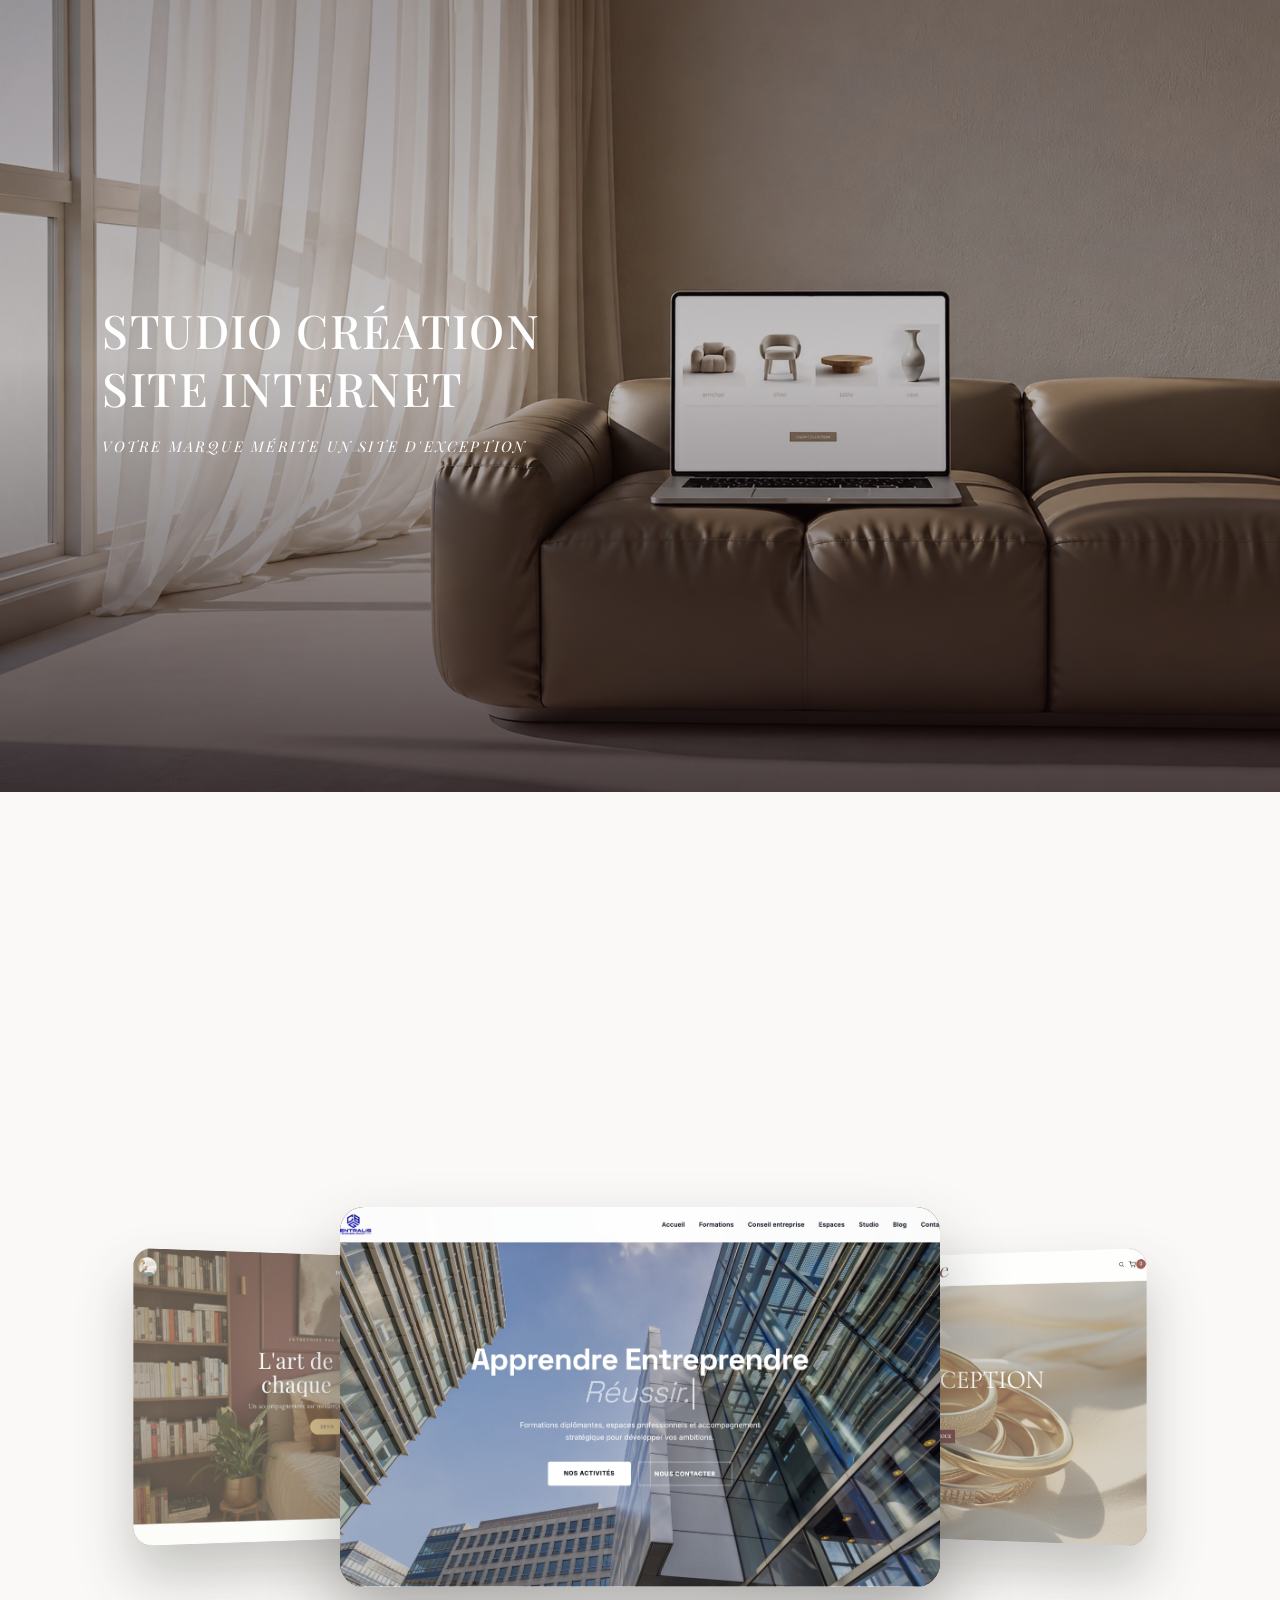
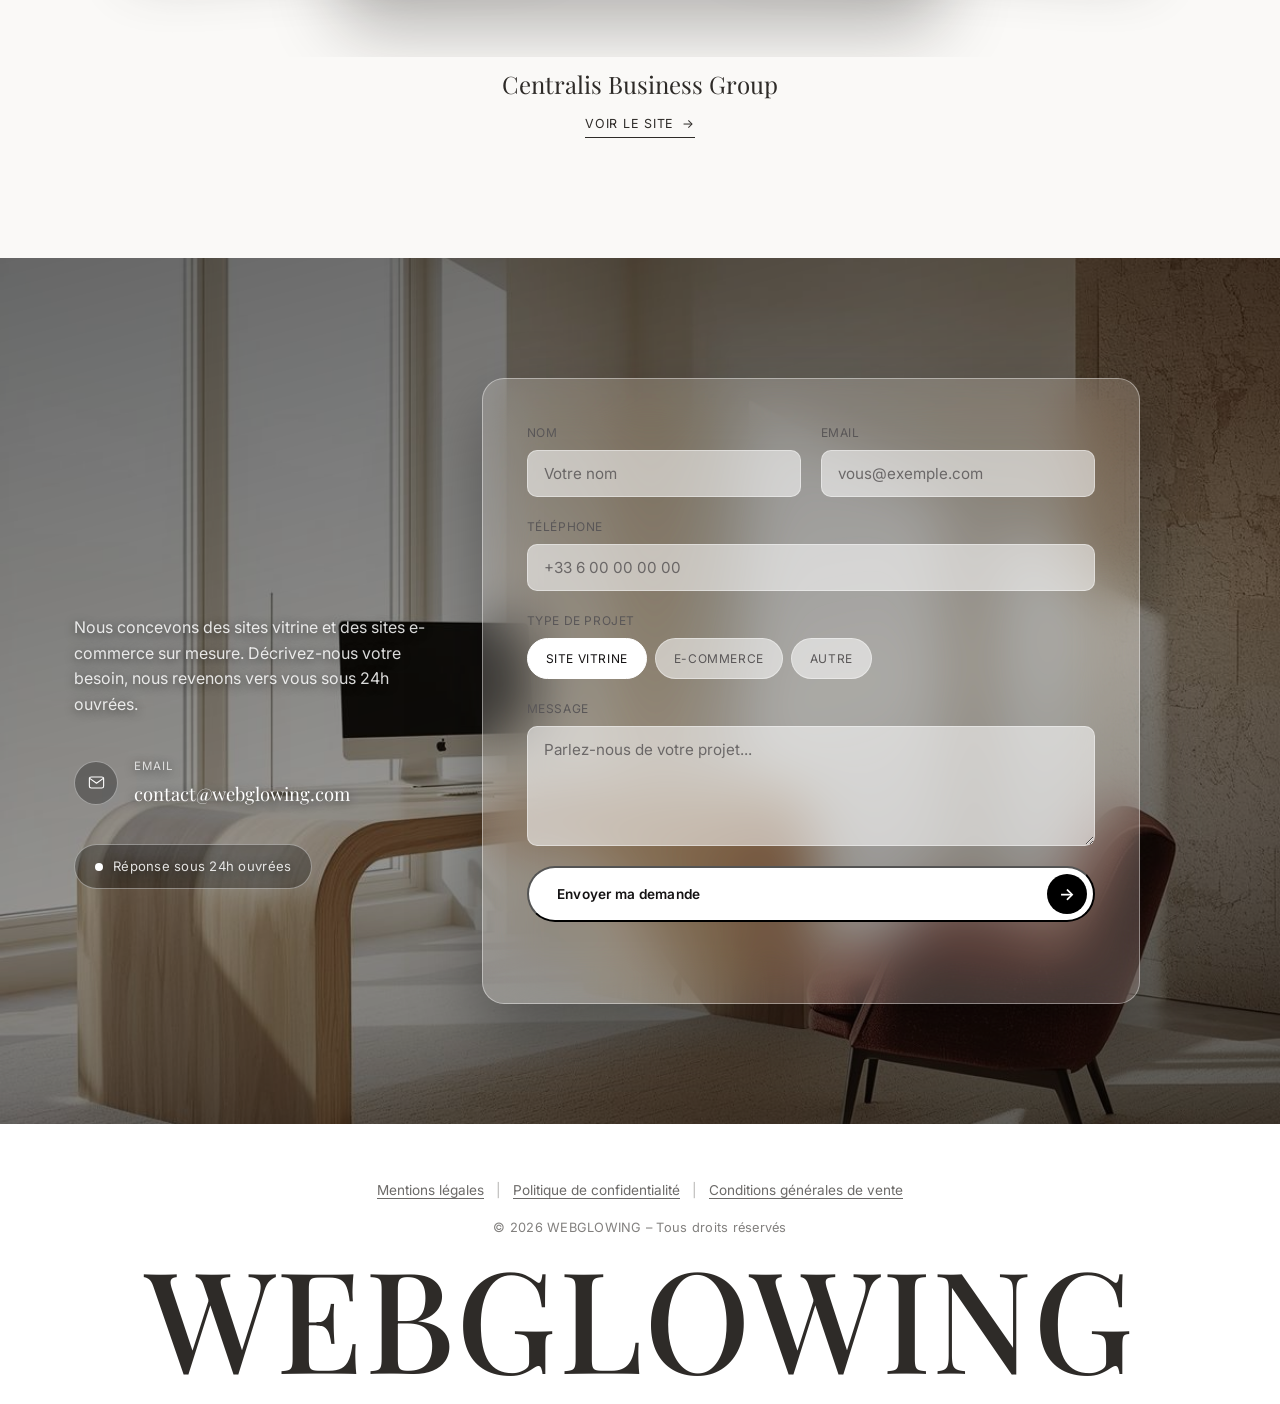
<file: index.html>
<!DOCTYPE html>
<html lang="fr">
<head>
<meta charset="UTF-8">
<meta name="viewport" content="width=device-width, initial-scale=1.0">
<title>Web Glowing — Création de sites internet</title>
<meta name="description" content="Web Glowing conçoit des sites web modernes, rapides et sur mesure pour les entreprises qui veulent briller en ligne.">
<link rel="icon" href="data:image/svg+xml,<svg xmlns=%22http://www.w3.org/2000/svg%22 viewBox=%220 0 100 100%22><rect width=%22100%22 height=%22100%22 rx=%2220%22 fill=%22%236a1f2b%22/><text x=%2250%22 y=%2266%22 font-size=%2255%22 fill=%22white%22 text-anchor=%22middle%22 font-family=%22serif%22>W</text></svg>">
<link rel="preconnect" href="https://fonts.googleapis.com">
<link rel="preconnect" href="https://fonts.gstatic.com" crossorigin>
<link href="https://fonts.googleapis.com/css2?family=Playfair+Display:wght@500;600;700&family=Inter:wght@400;500;600&display=swap" rel="stylesheet">
<link rel="stylesheet" href="style.css">
</head>
<body>

<div class="page-intro" id="pageIntro" aria-hidden="true">
  <div class="page-intro-panel page-intro-panel-left"></div>
  <div class="page-intro-panel page-intro-panel-right"></div>
  <div class="page-intro-logo">
    <img src="assets/logo-intro.png" alt="Web Glowing">
  </div>
  <div class="page-intro-progress">
    <span class="page-intro-progress-bar"></span>
  </div>
</div>

<main id="top">

  <section class="hero">
    <div class="hero-inner">
      <h1>Studio création<br class="hero-linebreak"> site internet</h1>
      <p class="hero-lead">Votre marque mérite un site d'exception</p>
    </div>
  </section>

  <section id="portfolio" class="section portfolio">
    <div class="container">
      <p class="section-eyebrow">Nos derniers projets</p>
      <h2 class="section-title"><span class="title-write">Portfolio</span></h2>

      <div class="carousel-stage">
        <div class="carousel-3d" id="portfolioCarousel">
          <a class="carousel-card" data-i="0" href="https://centralisbusinessgroup.com" target="_blank" rel="noopener">
            <img src="assets/centralis-card.jpg" alt="Centralis Business Group" loading="lazy">
          </a>
          <a class="carousel-card" data-i="1" href="https://www.emma-d.webdesignies.fr" target="_blank" rel="noopener">
            <img src="assets/sehene-card.jpg" alt="Sehene" loading="lazy">
          </a>
          <a class="carousel-card" data-i="2" href="https://www.universdessoeurs.fr/" target="_blank" rel="noopener">
            <img src="assets/soeurs-card.jpg" alt="Univers des sœurs" loading="lazy">
          </a>
          <div class="carousel-card" data-i="3">
            <img src="assets/oummy-card.jpg" alt="Une Oummy qui bricole" loading="lazy">
          </div>
        </div>
      </div>
      <div class="carousel-caption">
        <span class="carousel-caption-name" id="carouselName">Centralis Business Group</span>
        <span class="carousel-caption-link" id="carouselLink">Voir le site <span>→</span></span>
      </div>
    </div>
  </section>

  <section id="contact" class="section contact">
    <div class="container">
      <div class="contact-grid">
        <div class="contact-info">
          <p class="section-eyebrow">Contact</p>
          <h2 class="section-title">Parlons de votre projet</h2>
          <p class="contact-lead">Nous concevons des sites vitrine et des sites e-commerce sur mesure. Décrivez-nous votre besoin, nous revenons vers vous sous 24h ouvrées.</p>

          <ul class="contact-details">
            <li>
              <span class="contact-details-icon" aria-hidden="true">
                <svg viewBox="0 0 24 24" fill="none"><path d="M3 6.5 12 13l9-6.5" stroke="currentColor" stroke-width="1.4" stroke-linecap="round" stroke-linejoin="round"/><rect x="3" y="5" width="18" height="14" rx="2.4" stroke="currentColor" stroke-width="1.4"/></svg>
              </span>
              <div>
                <span class="contact-details-label">Email</span>
                <a href="mailto:contact@webglowing.com">contact@webglowing.com</a>
              </div>
            </li>
          </ul>

          <div class="contact-badge">
            <span class="contact-badge-dot" aria-hidden="true"></span>
            Réponse sous 24h ouvrées
          </div>
        </div>

        <div class="contact-card">
          <form class="contact-form" id="contactForm" action="contact-handler.php" method="POST">
            <input type="text" name="website" class="form-honeypot" tabindex="-1" autocomplete="off" aria-hidden="true">
            <div class="form-row">
              <div class="form-field">
                <label for="name">Nom</label>
                <input type="text" id="name" name="name" required autocomplete="name" placeholder="Votre nom">
              </div>
              <div class="form-field">
                <label for="email">Email</label>
                <input type="email" id="email" name="email" required autocomplete="email" placeholder="vous@exemple.com">
              </div>
            </div>
            <div class="form-field">
              <label for="phone">Téléphone</label>
              <input type="tel" id="phone" name="phone" autocomplete="tel" placeholder="+33 6 00 00 00 00">
            </div>
            <div class="form-field">
              <label>Type de projet</label>
              <div class="pill-group" role="radiogroup" aria-label="Type de projet">
                <input type="radio" id="budget-vitrine" name="budget" value="Site vitrine" checked>
                <label for="budget-vitrine" class="pill-option">Site vitrine</label>
                <input type="radio" id="budget-ecommerce" name="budget" value="E-commerce">
                <label for="budget-ecommerce" class="pill-option">E-commerce</label>
                <input type="radio" id="budget-autre" name="budget" value="Autre">
                <label for="budget-autre" class="pill-option">Autre</label>
              </div>
            </div>
            <div class="form-field">
              <label for="message">Message</label>
              <textarea id="message" name="message" rows="4" required placeholder="Parlez-nous de votre projet..."></textarea>
            </div>
            <button type="submit" class="btn-hero btn-hero-block">
              <span>Envoyer ma demande</span>
              <span class="btn-hero-arrow">→</span>
            </button>
            <p class="form-note" id="formNote"></p>
          </form>
        </div>
      </div>
    </div>
  </section>

</main>

<footer class="site-footer">
  <div class="container">
    <div class="footer-links">
      <a href="mentions-legales.html">Mentions légales</a>
      <span>|</span>
      <a href="politique-confidentialite.html">Politique de confidentialité</a>
      <span>|</span>
      <a href="conditions-generales-de-vente.html">Conditions générales de vente</a>
    </div>
    <p class="footer-copy">© <span id="year"></span> WEBGLOWING – Tous droits réservés</p>
  </div>
  <div class="footer-wordmark" aria-hidden="true">WEBGLOWING</div>
</footer>

<script src="script.js"></script>
</body>
</html>
</file>
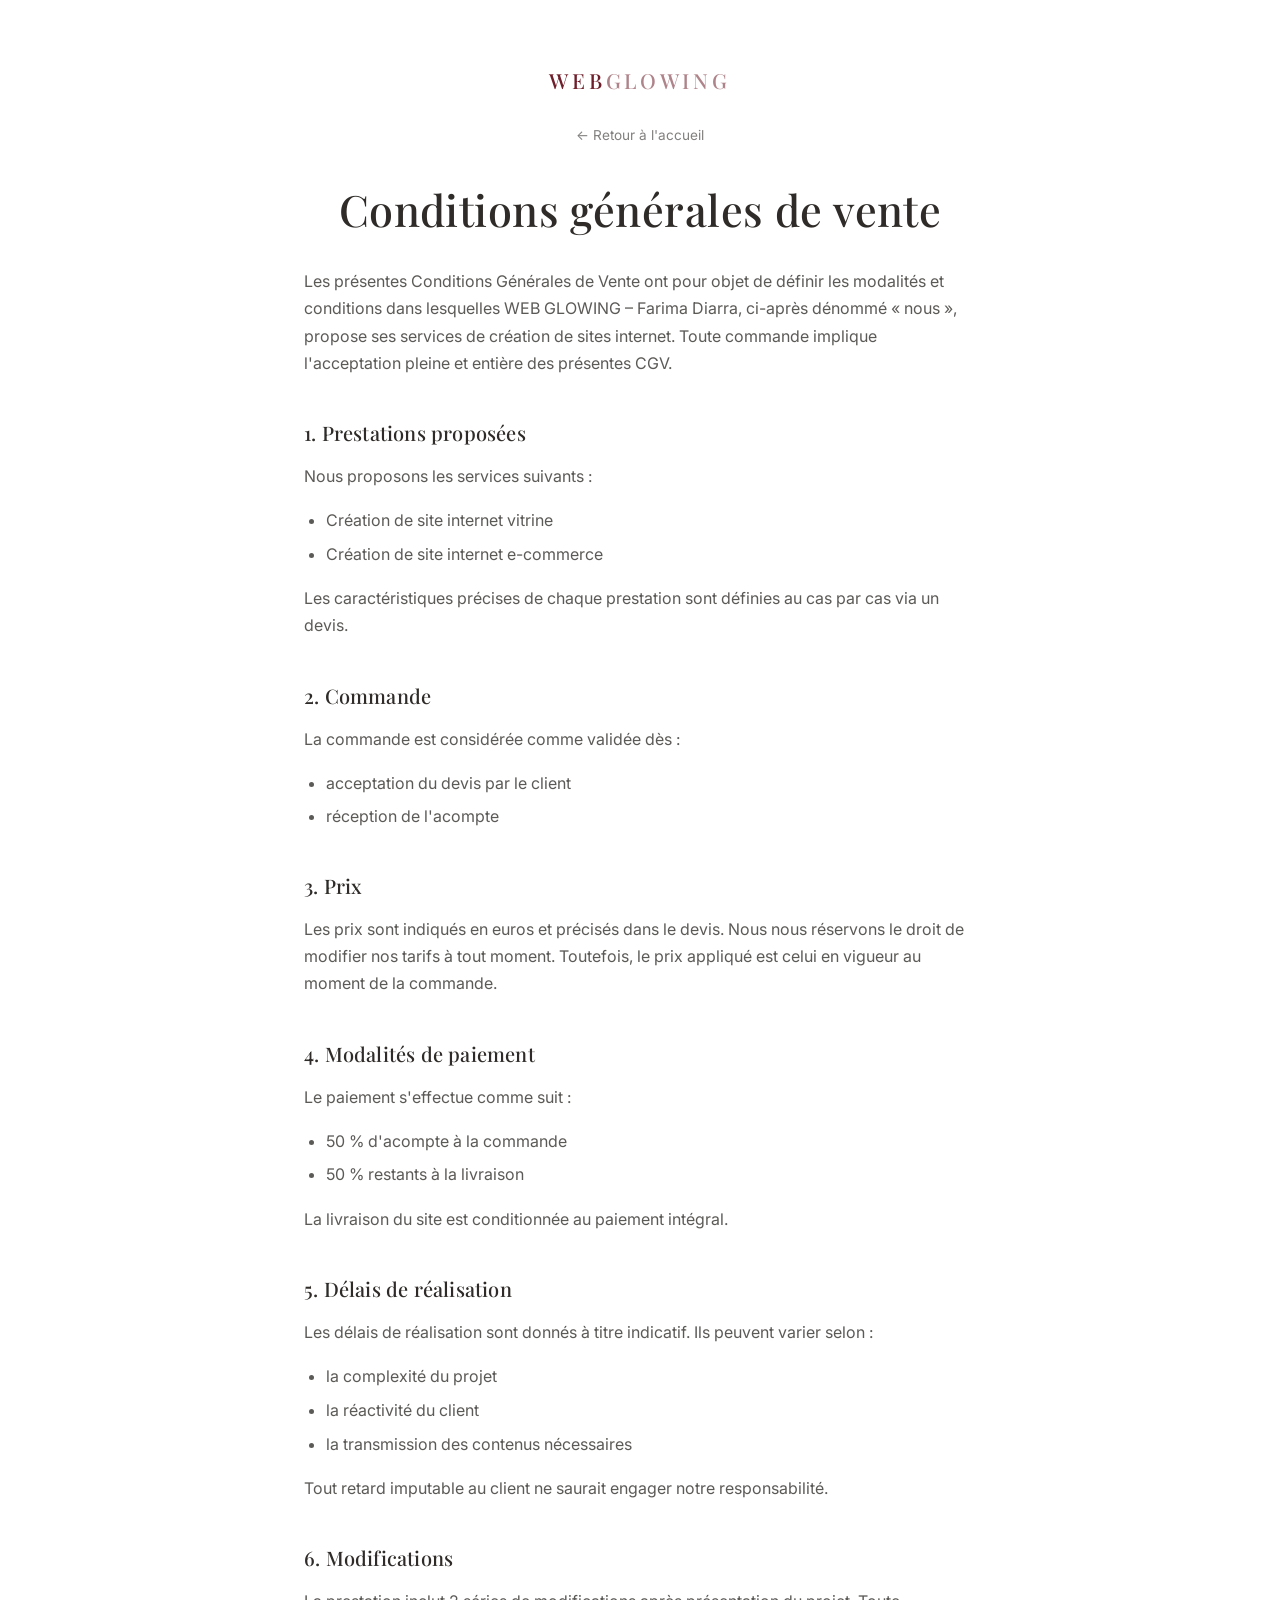
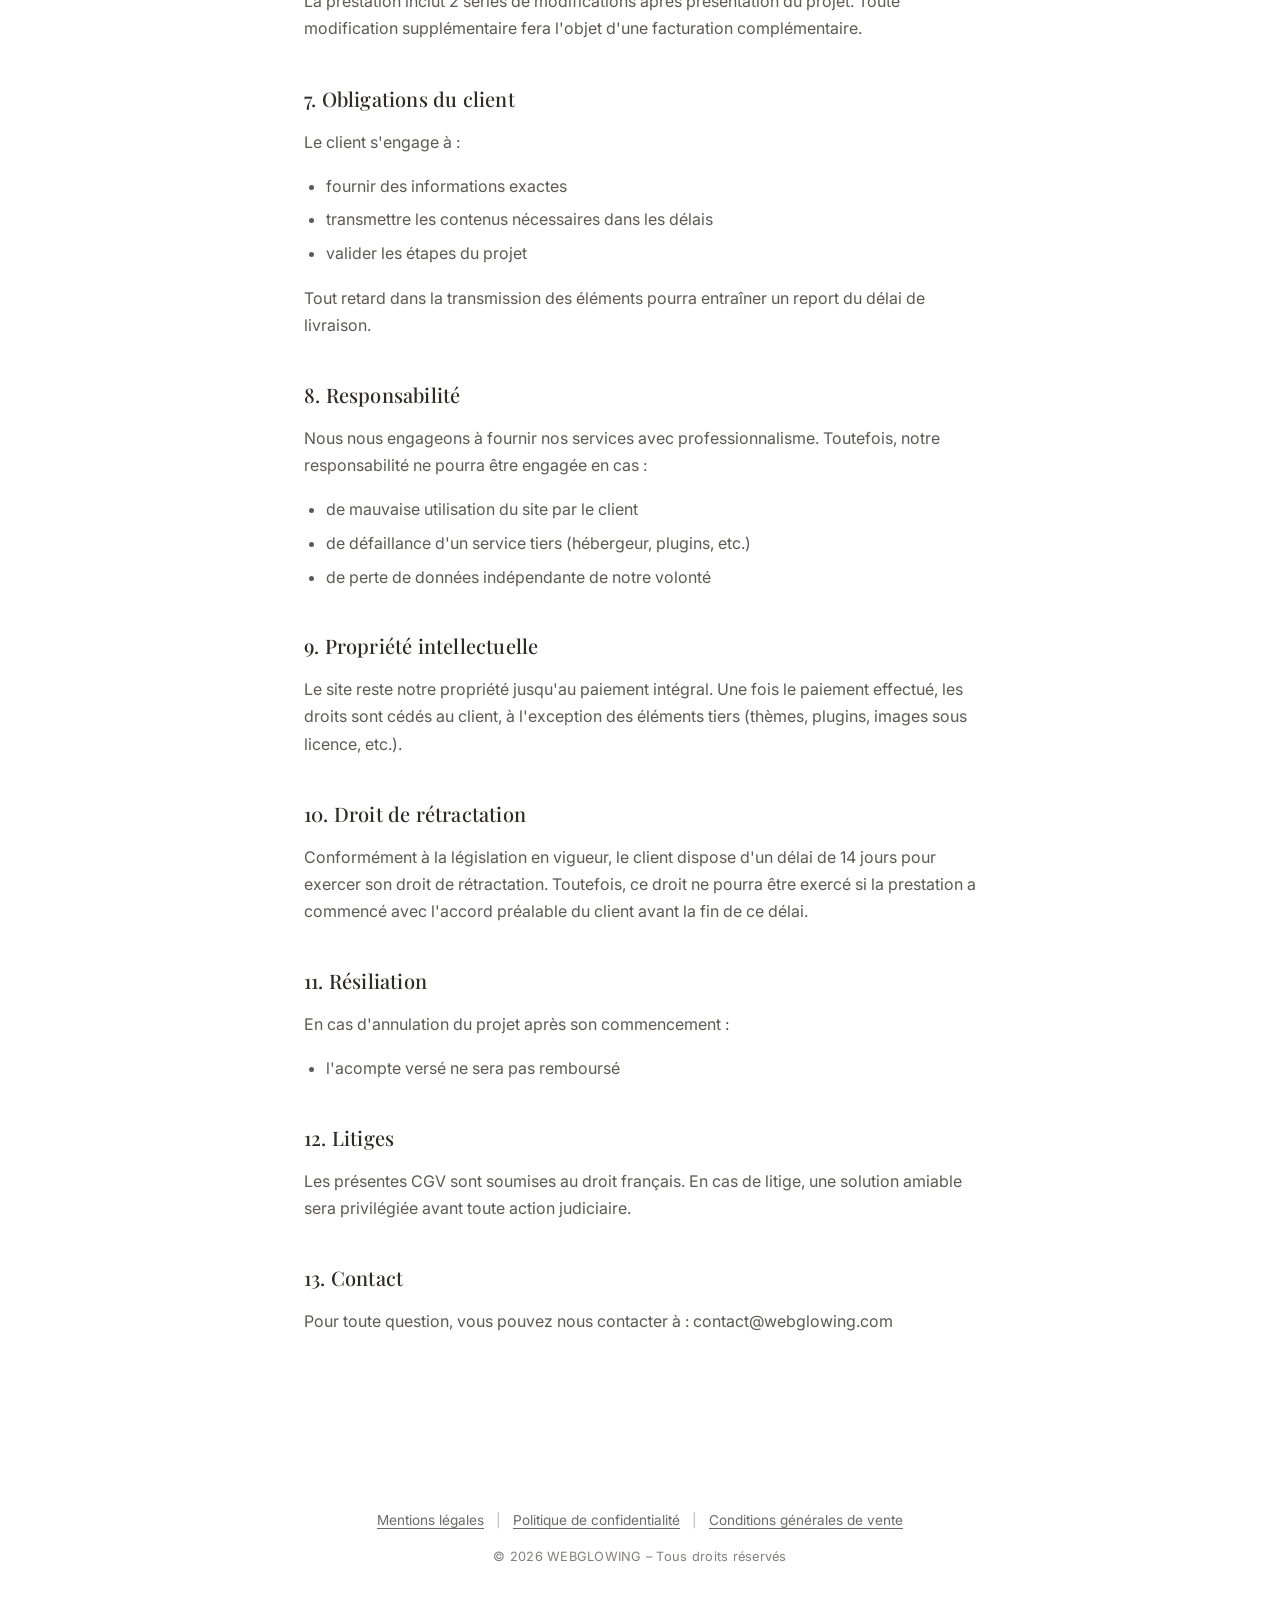
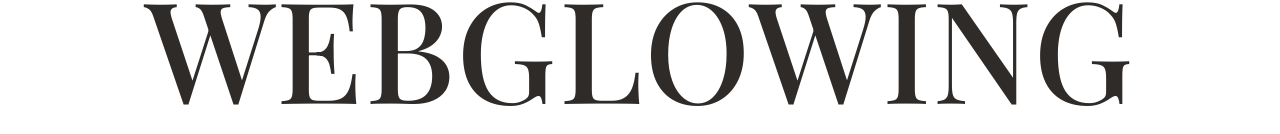
<file: conditions-generales-de-vente.html>
<!DOCTYPE html>
<html lang="fr">
<head>
<meta charset="UTF-8">
<meta name="viewport" content="width=device-width, initial-scale=1.0">
<title>Conditions générales de vente — Web Glowing</title>
<meta name="description" content="Conditions générales de vente du site Web Glowing.">
<link rel="icon" href="data:image/svg+xml,<svg xmlns=%22http://www.w3.org/2000/svg%22 viewBox=%220 0 100 100%22><rect width=%22100%22 height=%22100%22 rx=%2220%22 fill=%22%236a1f2b%22/><text x=%2250%22 y=%2266%22 font-size=%2255%22 fill=%22white%22 text-anchor=%22middle%22 font-family=%22serif%22>W</text></svg>">
<link rel="preconnect" href="https://fonts.googleapis.com">
<link rel="preconnect" href="https://fonts.gstatic.com" crossorigin>
<link href="https://fonts.googleapis.com/css2?family=Playfair+Display:wght@500;600;700&family=Inter:wght@400;500;600&display=swap" rel="stylesheet">
<link rel="stylesheet" href="style.css">
</head>
<body class="legal-page">

<main>
  <section class="legal-hero">
    <div class="container">
      <a href="index.html#top" class="logo">WEB<span>GLOWING</span></a>
      <a href="index.html" class="legal-back">← Retour à l'accueil</a>
      <h1>Conditions générales de vente</h1>
    </div>
  </section>

  <div class="container legal-content">
    <p>Les présentes Conditions Générales de Vente ont pour objet de définir les modalités et conditions dans lesquelles WEB GLOWING – Farima Diarra, ci-après dénommé « nous », propose ses services de création de sites internet. Toute commande implique l'acceptation pleine et entière des présentes CGV.</p>

    <h2>1. Prestations proposées</h2>
    <p>Nous proposons les services suivants :</p>
    <ul>
      <li>Création de site internet vitrine</li>
      <li>Création de site internet e-commerce</li>
    </ul>
    <p>Les caractéristiques précises de chaque prestation sont définies au cas par cas via un devis.</p>

    <h2>2. Commande</h2>
    <p>La commande est considérée comme validée dès :</p>
    <ul>
      <li>acceptation du devis par le client</li>
      <li>réception de l'acompte</li>
    </ul>

    <h2>3. Prix</h2>
    <p>Les prix sont indiqués en euros et précisés dans le devis. Nous nous réservons le droit de modifier nos tarifs à tout moment. Toutefois, le prix appliqué est celui en vigueur au moment de la commande.</p>

    <h2>4. Modalités de paiement</h2>
    <p>Le paiement s'effectue comme suit :</p>
    <ul>
      <li>50 % d'acompte à la commande</li>
      <li>50 % restants à la livraison</li>
    </ul>
    <p>La livraison du site est conditionnée au paiement intégral.</p>

    <h2>5. Délais de réalisation</h2>
    <p>Les délais de réalisation sont donnés à titre indicatif. Ils peuvent varier selon :</p>
    <ul>
      <li>la complexité du projet</li>
      <li>la réactivité du client</li>
      <li>la transmission des contenus nécessaires</li>
    </ul>
    <p>Tout retard imputable au client ne saurait engager notre responsabilité.</p>

    <h2>6. Modifications</h2>
    <p>La prestation inclut 2 séries de modifications après présentation du projet. Toute modification supplémentaire fera l'objet d'une facturation complémentaire.</p>

    <h2>7. Obligations du client</h2>
    <p>Le client s'engage à :</p>
    <ul>
      <li>fournir des informations exactes</li>
      <li>transmettre les contenus nécessaires dans les délais</li>
      <li>valider les étapes du projet</li>
    </ul>
    <p>Tout retard dans la transmission des éléments pourra entraîner un report du délai de livraison.</p>

    <h2>8. Responsabilité</h2>
    <p>Nous nous engageons à fournir nos services avec professionnalisme. Toutefois, notre responsabilité ne pourra être engagée en cas :</p>
    <ul>
      <li>de mauvaise utilisation du site par le client</li>
      <li>de défaillance d'un service tiers (hébergeur, plugins, etc.)</li>
      <li>de perte de données indépendante de notre volonté</li>
    </ul>

    <h2>9. Propriété intellectuelle</h2>
    <p>Le site reste notre propriété jusqu'au paiement intégral. Une fois le paiement effectué, les droits sont cédés au client, à l'exception des éléments tiers (thèmes, plugins, images sous licence, etc.).</p>

    <h2>10. Droit de rétractation</h2>
    <p>Conformément à la législation en vigueur, le client dispose d'un délai de 14 jours pour exercer son droit de rétractation. Toutefois, ce droit ne pourra être exercé si la prestation a commencé avec l'accord préalable du client avant la fin de ce délai.</p>

    <h2>11. Résiliation</h2>
    <p>En cas d'annulation du projet après son commencement :</p>
    <ul>
      <li>l'acompte versé ne sera pas remboursé</li>
    </ul>

    <h2>12. Litiges</h2>
    <p>Les présentes CGV sont soumises au droit français. En cas de litige, une solution amiable sera privilégiée avant toute action judiciaire.</p>

    <h2>13. Contact</h2>
    <p>Pour toute question, vous pouvez nous contacter à : contact@webglowing.com</p>
  </div>
</main>

<footer class="site-footer">
  <div class="container">
    <div class="footer-links">
      <a href="mentions-legales.html">Mentions légales</a>
      <span>|</span>
      <a href="politique-confidentialite.html">Politique de confidentialité</a>
      <span>|</span>
      <a href="conditions-generales-de-vente.html">Conditions générales de vente</a>
    </div>
    <p class="footer-copy">© <span id="year"></span> WEBGLOWING – Tous droits réservés</p>
  </div>
  <div class="footer-wordmark" aria-hidden="true">WEBGLOWING</div>
</footer>

<script src="script.js"></script>
</body>
</html>
</file>
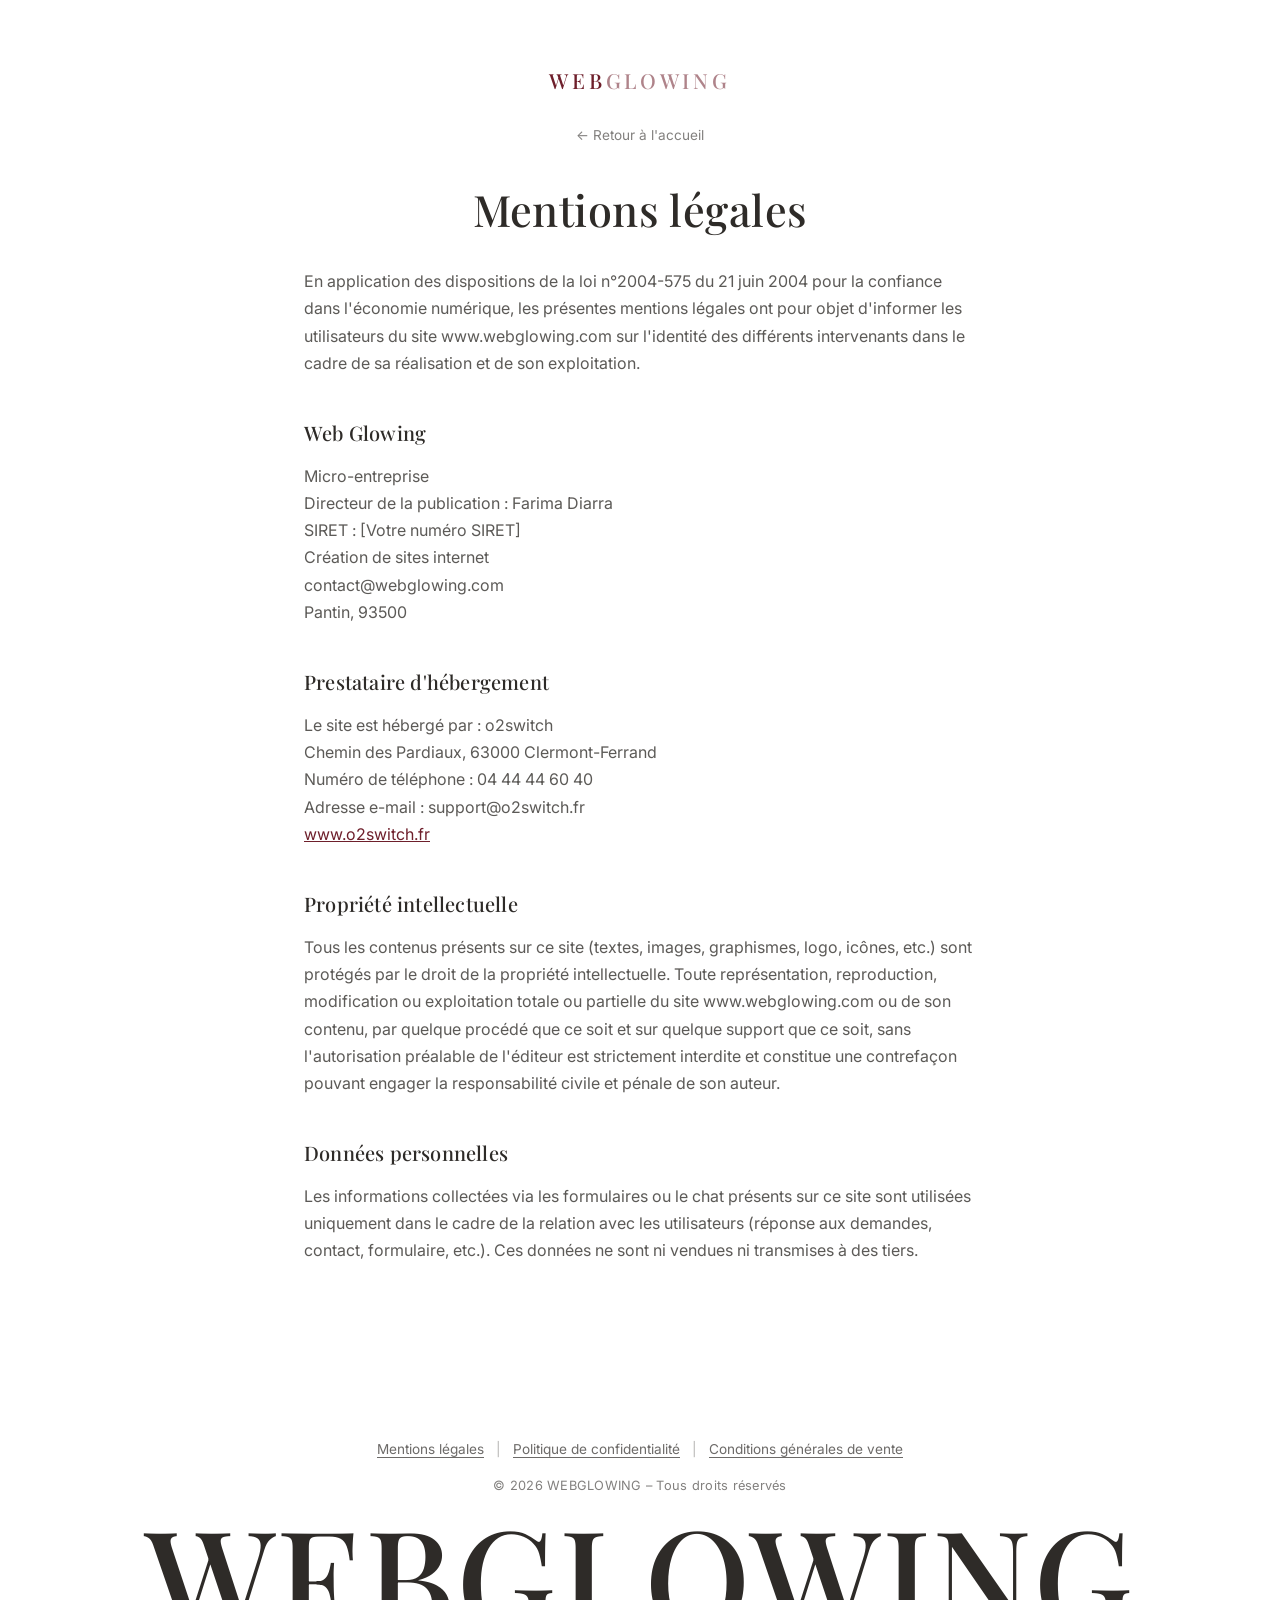
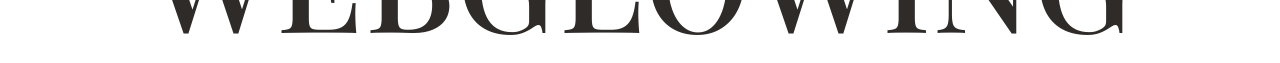
<file: mentions-legales.html>
<!DOCTYPE html>
<html lang="fr">
<head>
<meta charset="UTF-8">
<meta name="viewport" content="width=device-width, initial-scale=1.0">
<title>Mentions légales — Web Glowing</title>
<meta name="description" content="Mentions légales du site Web Glowing.">
<link rel="icon" href="data:image/svg+xml,<svg xmlns=%22http://www.w3.org/2000/svg%22 viewBox=%220 0 100 100%22><rect width=%22100%22 height=%22100%22 rx=%2220%22 fill=%22%236a1f2b%22/><text x=%2250%22 y=%2266%22 font-size=%2255%22 fill=%22white%22 text-anchor=%22middle%22 font-family=%22serif%22>W</text></svg>">
<link rel="preconnect" href="https://fonts.googleapis.com">
<link rel="preconnect" href="https://fonts.gstatic.com" crossorigin>
<link href="https://fonts.googleapis.com/css2?family=Playfair+Display:wght@500;600;700&family=Inter:wght@400;500;600&display=swap" rel="stylesheet">
<link rel="stylesheet" href="style.css">
</head>
<body class="legal-page">

<main>
  <section class="legal-hero">
    <div class="container">
      <a href="index.html#top" class="logo">WEB<span>GLOWING</span></a>
      <a href="index.html" class="legal-back">← Retour à l'accueil</a>
      <h1>Mentions légales</h1>
    </div>
  </section>

  <div class="container legal-content">
    <p>En application des dispositions de la loi n°2004-575 du 21 juin 2004 pour la confiance dans l'économie numérique, les présentes mentions légales ont pour objet d'informer les utilisateurs du site www.webglowing.com sur l'identité des différents intervenants dans le cadre de sa réalisation et de son exploitation.</p>

    <h2>Web Glowing</h2>
    <p>
      Micro-entreprise<br>
      Directeur de la publication : Farima Diarra<br>
      SIRET : [Votre numéro SIRET]<br>
      Création de sites internet<br>
      contact@webglowing.com<br>
      Pantin, 93500
    </p>

    <h2>Prestataire d'hébergement</h2>
    <p>
      Le site est hébergé par : o2switch<br>
      Chemin des Pardiaux, 63000 Clermont-Ferrand<br>
      Numéro de téléphone : 04 44 44 60 40<br>
      Adresse e-mail : support@o2switch.fr<br>
      <a href="https://www.o2switch.fr" target="_blank" rel="noopener">www.o2switch.fr</a>
    </p>

    <h2>Propriété intellectuelle</h2>
    <p>Tous les contenus présents sur ce site (textes, images, graphismes, logo, icônes, etc.) sont protégés par le droit de la propriété intellectuelle. Toute représentation, reproduction, modification ou exploitation totale ou partielle du site www.webglowing.com ou de son contenu, par quelque procédé que ce soit et sur quelque support que ce soit, sans l'autorisation préalable de l'éditeur est strictement interdite et constitue une contrefaçon pouvant engager la responsabilité civile et pénale de son auteur.</p>

    <h2>Données personnelles</h2>
    <p>Les informations collectées via les formulaires ou le chat présents sur ce site sont utilisées uniquement dans le cadre de la relation avec les utilisateurs (réponse aux demandes, contact, formulaire, etc.). Ces données ne sont ni vendues ni transmises à des tiers.</p>
  </div>
</main>

<footer class="site-footer">
  <div class="container">
    <div class="footer-links">
      <a href="mentions-legales.html">Mentions légales</a>
      <span>|</span>
      <a href="politique-confidentialite.html">Politique de confidentialité</a>
      <span>|</span>
      <a href="conditions-generales-de-vente.html">Conditions générales de vente</a>
    </div>
    <p class="footer-copy">© <span id="year"></span> WEBGLOWING – Tous droits réservés</p>
  </div>
  <div class="footer-wordmark" aria-hidden="true">WEBGLOWING</div>
</footer>

<script src="script.js"></script>
</body>
</html>
</file>
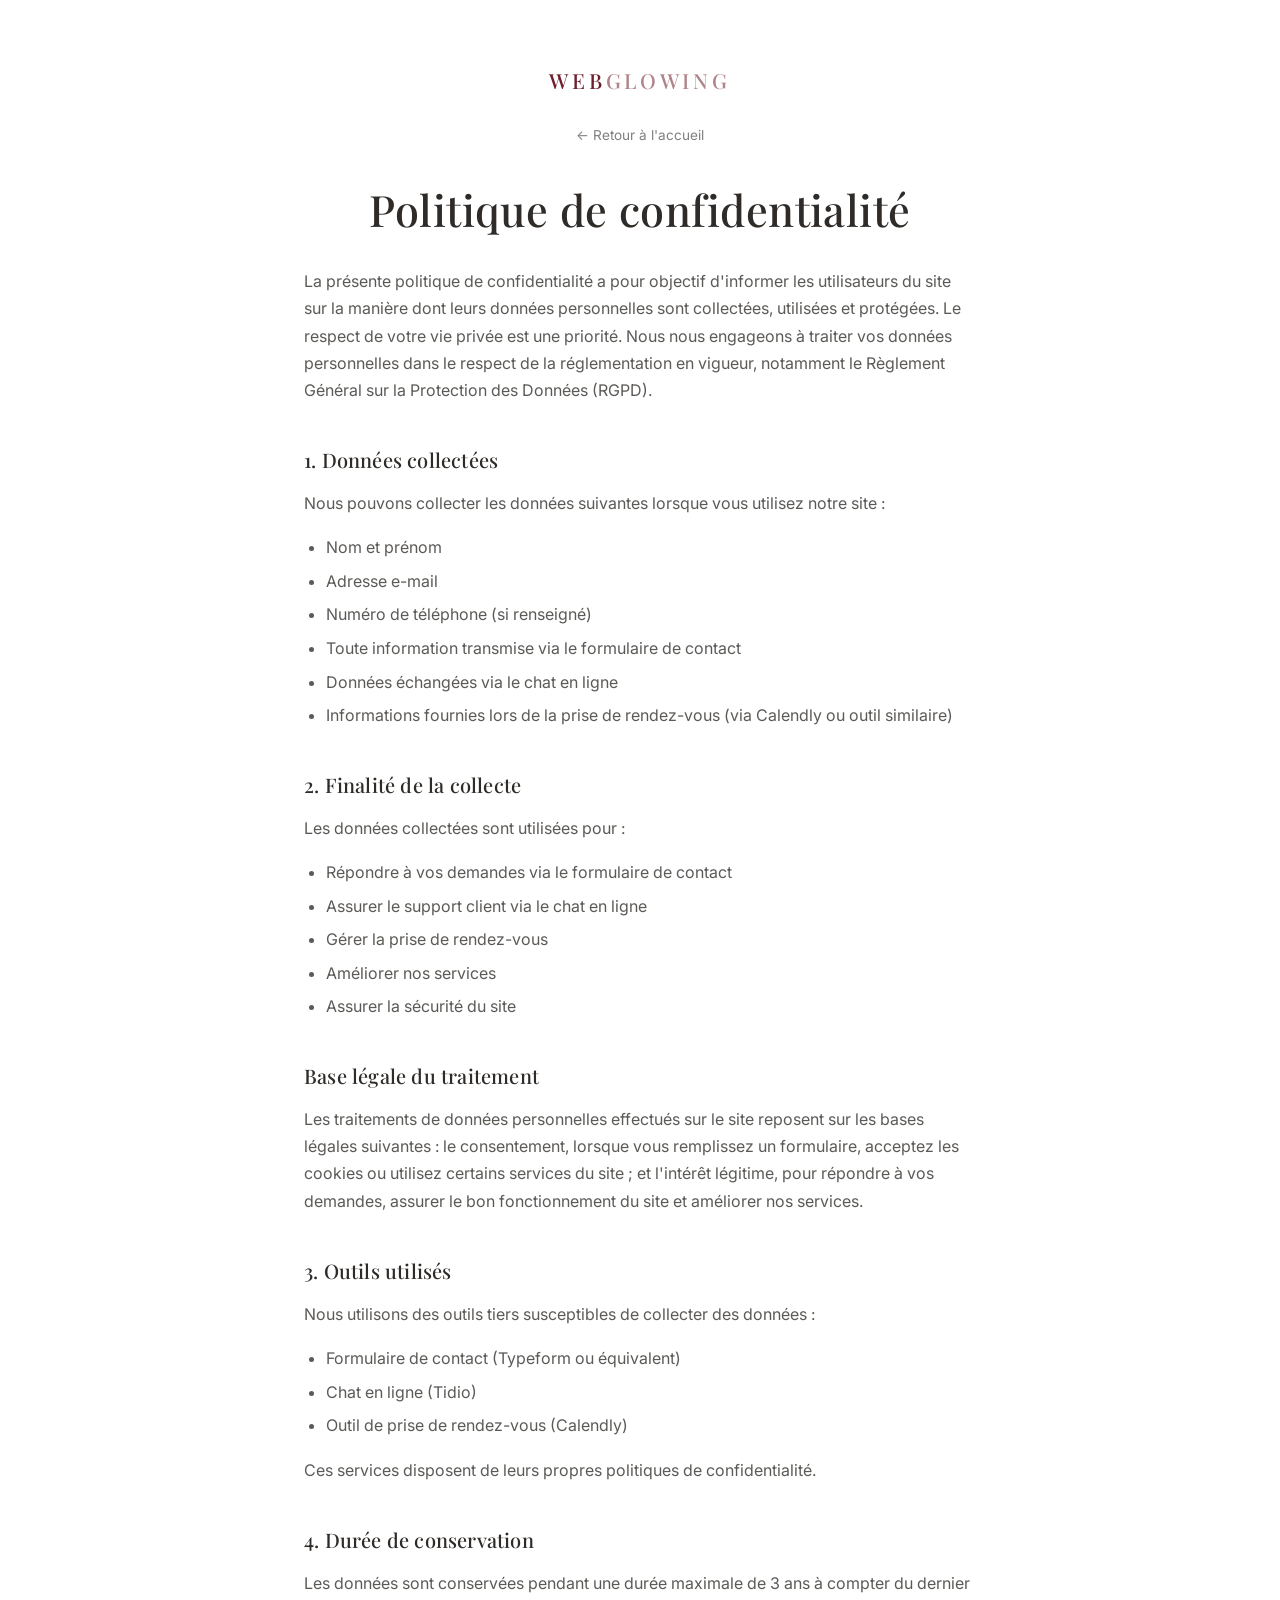
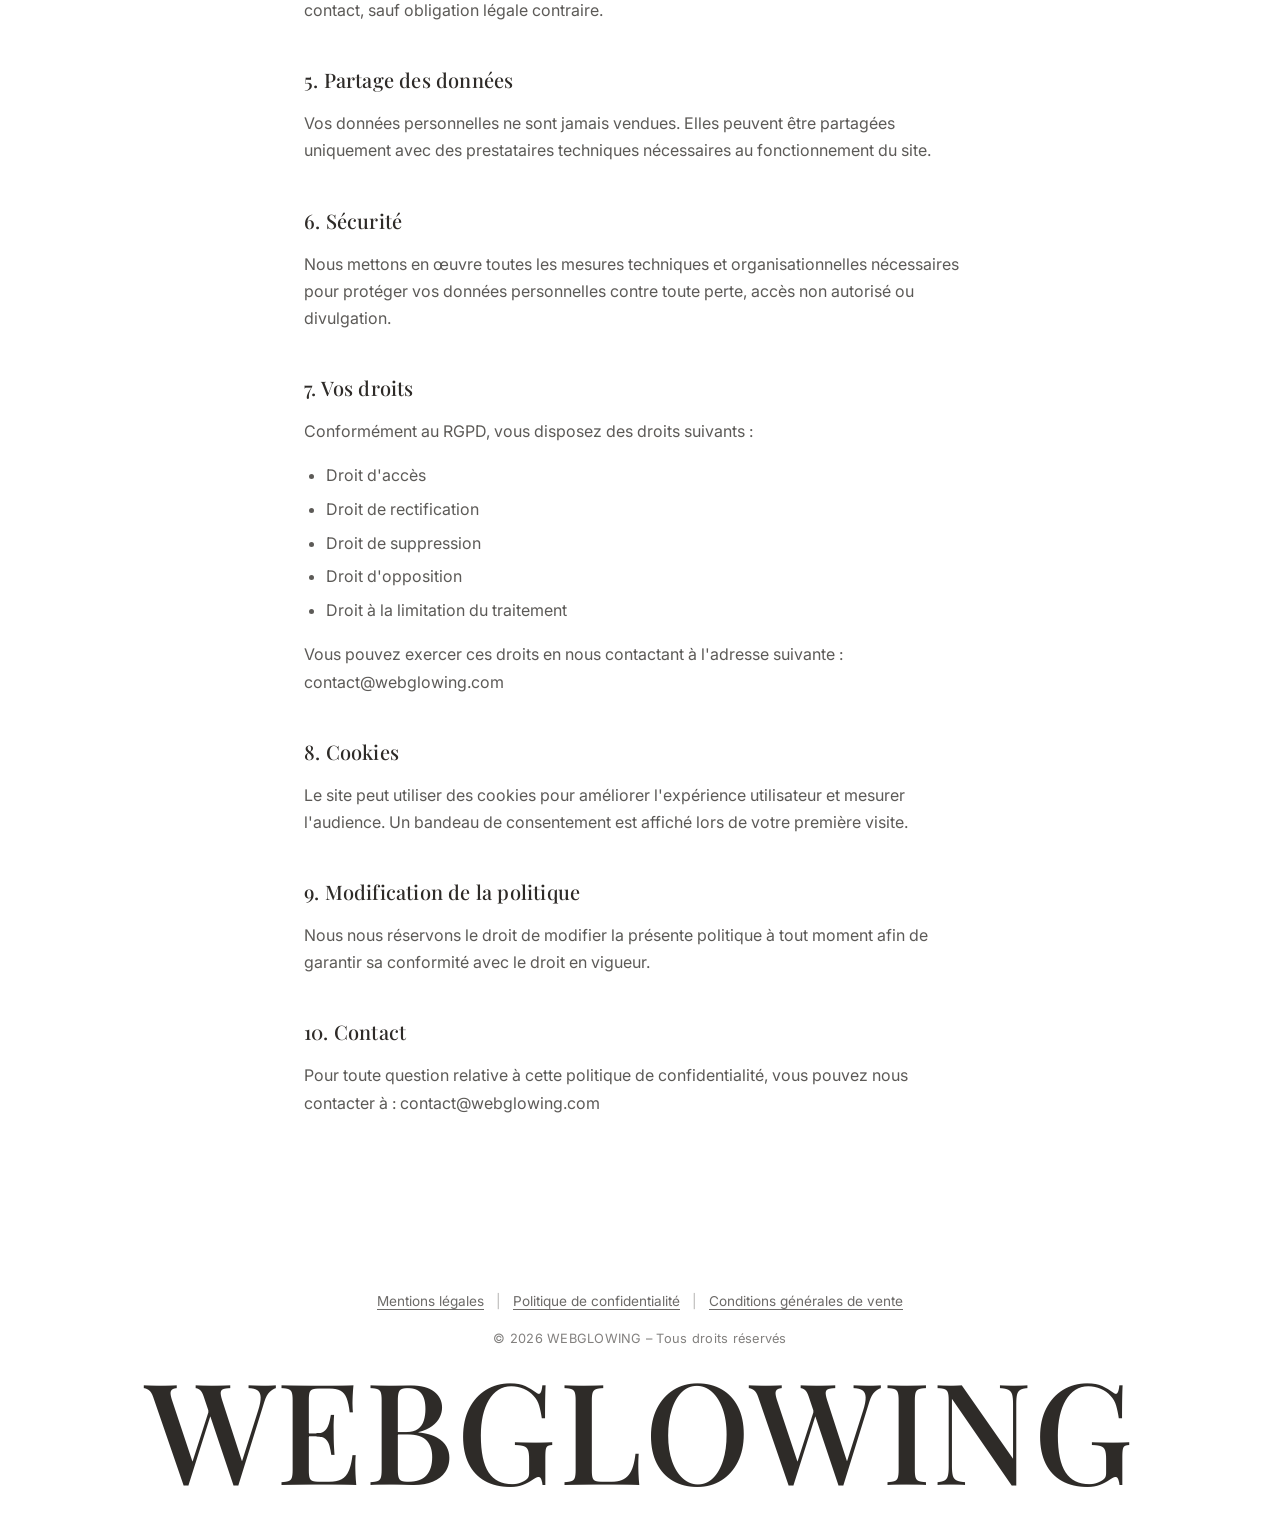
<file: politique-confidentialite.html>
<!DOCTYPE html>
<html lang="fr">
<head>
<meta charset="UTF-8">
<meta name="viewport" content="width=device-width, initial-scale=1.0">
<title>Politique de confidentialité — Web Glowing</title>
<meta name="description" content="Politique de confidentialité du site Web Glowing.">
<link rel="icon" href="data:image/svg+xml,<svg xmlns=%22http://www.w3.org/2000/svg%22 viewBox=%220 0 100 100%22><rect width=%22100%22 height=%22100%22 rx=%2220%22 fill=%22%236a1f2b%22/><text x=%2250%22 y=%2266%22 font-size=%2255%22 fill=%22white%22 text-anchor=%22middle%22 font-family=%22serif%22>W</text></svg>">
<link rel="preconnect" href="https://fonts.googleapis.com">
<link rel="preconnect" href="https://fonts.gstatic.com" crossorigin>
<link href="https://fonts.googleapis.com/css2?family=Playfair+Display:wght@500;600;700&family=Inter:wght@400;500;600&display=swap" rel="stylesheet">
<link rel="stylesheet" href="style.css">
</head>
<body class="legal-page">

<main>
  <section class="legal-hero">
    <div class="container">
      <a href="index.html#top" class="logo">WEB<span>GLOWING</span></a>
      <a href="index.html" class="legal-back">← Retour à l'accueil</a>
      <h1>Politique de confidentialité</h1>
    </div>
  </section>

  <div class="container legal-content">
    <p>La présente politique de confidentialité a pour objectif d'informer les utilisateurs du site sur la manière dont leurs données personnelles sont collectées, utilisées et protégées. Le respect de votre vie privée est une priorité. Nous nous engageons à traiter vos données personnelles dans le respect de la réglementation en vigueur, notamment le Règlement Général sur la Protection des Données (RGPD).</p>

    <h2>1. Données collectées</h2>
    <p>Nous pouvons collecter les données suivantes lorsque vous utilisez notre site :</p>
    <ul>
      <li>Nom et prénom</li>
      <li>Adresse e-mail</li>
      <li>Numéro de téléphone (si renseigné)</li>
      <li>Toute information transmise via le formulaire de contact</li>
      <li>Données échangées via le chat en ligne</li>
      <li>Informations fournies lors de la prise de rendez-vous (via Calendly ou outil similaire)</li>
    </ul>

    <h2>2. Finalité de la collecte</h2>
    <p>Les données collectées sont utilisées pour :</p>
    <ul>
      <li>Répondre à vos demandes via le formulaire de contact</li>
      <li>Assurer le support client via le chat en ligne</li>
      <li>Gérer la prise de rendez-vous</li>
      <li>Améliorer nos services</li>
      <li>Assurer la sécurité du site</li>
    </ul>

    <h2>Base légale du traitement</h2>
    <p>Les traitements de données personnelles effectués sur le site reposent sur les bases légales suivantes : le consentement, lorsque vous remplissez un formulaire, acceptez les cookies ou utilisez certains services du site ; et l'intérêt légitime, pour répondre à vos demandes, assurer le bon fonctionnement du site et améliorer nos services.</p>

    <h2>3. Outils utilisés</h2>
    <p>Nous utilisons des outils tiers susceptibles de collecter des données :</p>
    <ul>
      <li>Formulaire de contact (Typeform ou équivalent)</li>
      <li>Chat en ligne (Tidio)</li>
      <li>Outil de prise de rendez-vous (Calendly)</li>
    </ul>
    <p>Ces services disposent de leurs propres politiques de confidentialité.</p>

    <h2>4. Durée de conservation</h2>
    <p>Les données sont conservées pendant une durée maximale de 3 ans à compter du dernier contact, sauf obligation légale contraire.</p>

    <h2>5. Partage des données</h2>
    <p>Vos données personnelles ne sont jamais vendues. Elles peuvent être partagées uniquement avec des prestataires techniques nécessaires au fonctionnement du site.</p>

    <h2>6. Sécurité</h2>
    <p>Nous mettons en œuvre toutes les mesures techniques et organisationnelles nécessaires pour protéger vos données personnelles contre toute perte, accès non autorisé ou divulgation.</p>

    <h2>7. Vos droits</h2>
    <p>Conformément au RGPD, vous disposez des droits suivants :</p>
    <ul>
      <li>Droit d'accès</li>
      <li>Droit de rectification</li>
      <li>Droit de suppression</li>
      <li>Droit d'opposition</li>
      <li>Droit à la limitation du traitement</li>
    </ul>
    <p>Vous pouvez exercer ces droits en nous contactant à l'adresse suivante : contact@webglowing.com</p>

    <h2>8. Cookies</h2>
    <p>Le site peut utiliser des cookies pour améliorer l'expérience utilisateur et mesurer l'audience. Un bandeau de consentement est affiché lors de votre première visite.</p>

    <h2>9. Modification de la politique</h2>
    <p>Nous nous réservons le droit de modifier la présente politique à tout moment afin de garantir sa conformité avec le droit en vigueur.</p>

    <h2>10. Contact</h2>
    <p>Pour toute question relative à cette politique de confidentialité, vous pouvez nous contacter à : contact@webglowing.com</p>
  </div>
</main>

<footer class="site-footer">
  <div class="container">
    <div class="footer-links">
      <a href="mentions-legales.html">Mentions légales</a>
      <span>|</span>
      <a href="politique-confidentialite.html">Politique de confidentialité</a>
      <span>|</span>
      <a href="conditions-generales-de-vente.html">Conditions générales de vente</a>
    </div>
    <p class="footer-copy">© <span id="year"></span> WEBGLOWING – Tous droits réservés</p>
  </div>
  <div class="footer-wordmark" aria-hidden="true">WEBGLOWING</div>
</footer>

<script src="script.js"></script>
</body>
</html>
</file>
<file: style.css>
/* ============ Tokens — palette exacte du logo (bordeaux + blanc) ============ */
:root{
  --bg:#6e1f2b;
  --bg-deep:#4b131d;
  --bg-soft:#4b131d;
  --surface:rgba(255,255,255,.055);
  --white:#ffffff;
  --text:#fbeeef;
  --text-dim:rgba(251,238,239,.72);
  --accent:#dcb9bd;
  --accent-soft:#e9d2d5;
  --line:rgba(255,255,255,.18);
  --shadow:0 20px 60px rgba(0,0,0,.35);
  --ff-display:'Playfair Display', serif;
  --ff-body:'Inter', sans-serif;
}

*,*::before,*::after{box-sizing:border-box;margin:0;padding:0;}
html{scroll-behavior:smooth;}
body{
  background:var(--bg);
  color:var(--text);
  font-family:var(--ff-body);
  line-height:1.6;
  -webkit-font-smoothing:antialiased;
  overflow-x:hidden;
}
img{max-width:100%;display:block;}
a{color:inherit;text-decoration:none;}
ul{list-style:none;}
.container{width:100%;max-width:1180px;margin:0 auto;padding:0 24px;}

h1,h2,h3{font-family:var(--ff-display);font-weight:500;letter-spacing:.01em;color:var(--white);}

.logo{
  font-family:var(--ff-display);
  font-size:1.3rem;
  letter-spacing:.18em;
  color:var(--white);
  font-weight:500;
  text-transform:uppercase;
}
.logo span{color:var(--accent);}

/* ============ Page intro (curtain reveal) ============ */
html.intro-lock,html.intro-lock body{overflow:hidden;height:100%;}
.page-intro{
  position:fixed;inset:0;z-index:9999;
  display:flex;align-items:center;justify-content:center;
  pointer-events:none;
}
.page-intro-panel{
  position:absolute;top:0;bottom:0;width:50%;
  background:#ffffff;
  transition:transform 1.1s cubic-bezier(.76,0,.24,1);
}
.page-intro-panel-left{left:0;}
.page-intro-panel-right{right:0;}
.page-intro-logo{
  position:relative;z-index:1;
  opacity:0;
  transform:scale(.92);
  transition:opacity .9s ease .15s,transform .9s cubic-bezier(.22,1,.36,1) .15s;
}
.page-intro-logo img{
  display:block;width:min(70vw,560px);height:auto;
}
.page-intro.is-ready .page-intro-logo{
  opacity:1;transform:scale(1);
}
.page-intro-progress{
  position:absolute;left:50%;bottom:42%;z-index:1;
  width:min(50vw,260px);height:2px;
  background:rgba(20,18,19,.14);
  transform:translateX(-50%);
  overflow:hidden;
}
.page-intro-progress-bar{
  display:block;width:0;height:100%;
  background:#2e2b28;
  transition:width 1.35s linear;
}
.page-intro.is-ready .page-intro-progress-bar{width:100%;}
.page-intro.is-leaving .page-intro-panel-left{transform:translateX(-100%);}
.page-intro.is-leaving .page-intro-panel-right{transform:translateX(100%);}
.page-intro.is-leaving .page-intro-logo{
  opacity:0;transform:scale(1.06);
  transition:opacity .7s ease,transform .7s ease;
}
.page-intro.is-leaving .page-intro-progress{
  opacity:0;transition:opacity .5s ease;
}
.page-intro.is-done{display:none;}
@media (prefers-reduced-motion: reduce){
  .page-intro{display:none;}
}

/* ============ Hero ============ */
.hero{
  position:relative;
  min-height:88vh;
  display:flex;
  align-items:center;
  overflow:hidden;
}
.hero::before{
  content:'';
  position:absolute;inset:0;z-index:0;
  background:url('assets/hero-bg.jpg') center/cover no-repeat;
}
.hero::after{
  content:'';
  position:absolute;inset:0;z-index:1;
  background:linear-gradient(0deg, rgba(18,6,9,.75) 0%, rgba(18,6,9,.25) 55%, rgba(18,6,9,.4) 100%);
}
.hero-inner{position:relative;z-index:2;max-width:640px;padding-left:8vw;padding-right:24px;}
.hero h1{
  font-size:clamp(1.8rem,4.4vw,2.9rem);
  line-height:1.25;
  letter-spacing:.03em;
  text-transform:uppercase;
  margin-bottom:18px;
  color:var(--white);
}
.hero-linebreak{display:none;}
.hero-lead{
  font-family:var(--ff-display);
  font-style:italic;
  text-transform:uppercase;
  letter-spacing:.15em;
  color:var(--white);
  font-size:.92rem;
  margin-bottom:32px;
}
.hero-actions{display:flex;gap:16px;flex-wrap:wrap;}
.btn{
  display:inline-flex;align-items:center;justify-content:center;
  padding:14px 30px;border-radius:999px;font-size:.92rem;letter-spacing:.02em;
  transition:transform .2s ease,box-shadow .25s ease,background .25s ease,border-color .25s ease;
  cursor:pointer;border:1px solid transparent;font-family:var(--ff-body);
}
.btn-primary{background:var(--white);color:var(--bg-deep);font-weight:600;}
.btn-primary:hover{box-shadow:0 0 30px rgba(255,255,255,.35);transform:translateY(-2px);}
.btn-ghost{border-color:var(--line);color:var(--white);}
.btn-ghost:hover{border-color:var(--white);color:var(--white);background:rgba(255,255,255,.06);}
.btn-block{width:100%;}
.btn-hero{
  display:inline-flex;align-items:center;gap:16px;
  background:var(--white);
  color:var(--bg-deep);
  border-radius:999px;
  padding:6px 6px 6px 26px;
  font-family:var(--ff-body);
  font-size:.85rem;
  font-weight:600;
  letter-spacing:.02em;
  transition:box-shadow .25s ease,transform .2s ease;
}
.btn-hero:hover{box-shadow:0 10px 30px rgba(0,0,0,.3);transform:translateY(-2px);}
.btn-hero-arrow{
  width:40px;height:40px;border-radius:50%;
  background:var(--bg-deep);color:var(--white);
  display:flex;align-items:center;justify-content:center;
  font-size:1.05rem;
  transition:transform .25s ease;
}
.btn-hero:hover .btn-hero-arrow{transform:rotate(45deg);}

/* ============ Sections generic ============ */
.section{padding:120px 0;}
.section-eyebrow{font-size:.75rem;letter-spacing:.3em;text-transform:uppercase;color:var(--accent);margin-bottom:14px;}
.section-title{font-size:clamp(1.9rem,3.6vw,2.7rem);max-width:640px;margin-bottom:56px;}

/* ============ Portfolio ============ */
#portfolio{--ink:#2e2b28;--ink-light:#4a453f;--paper:#faf9f7;--hair:rgba(46,43,40,.16);background:var(--paper);}
#portfolio .container{max-width:1400px;}
#portfolio .section-eyebrow{color:var(--ink);text-align:center;}
#portfolio .section-title{
  color:var(--ink);text-align:center;max-width:none;margin-left:auto;margin-right:auto;
  font-size:clamp(3.5rem,10vw,8rem);
  line-height:1;
  text-transform:uppercase;
  margin-bottom:64px;
}
/* ---- Portfolio 3D coverflow ---- */
.carousel-stage{
  perspective:2000px;
  height:520px;
  display:flex;align-items:center;justify-content:center;
  margin-top:56px;
  overflow:hidden;
}
.carousel-3d{
  position:relative;width:100%;height:100%;
  transform-style:preserve-3d;
}
.carousel-card{
  position:absolute;top:50%;left:50%;
  width:600px;height:380px;
  margin-top:-190px;margin-left:-300px;
  display:block;overflow:hidden;
  border-radius:24px;
  box-shadow:0 40px 70px rgba(20,16,13,.3);
  background:var(--ink);
  transition:transform 1s cubic-bezier(.65,0,.35,1),opacity 1s ease;
  will-change:transform;
}
.carousel-card img{
  width:100%;height:100%;object-fit:cover;object-position:center;display:block;
}
.carousel-caption{
  display:flex;flex-direction:column;align-items:center;gap:10px;
  text-align:center;margin-top:8px;
}
.carousel-caption-name{font-family:var(--ff-display);font-size:1.5rem;color:var(--ink);}
.carousel-caption-link{
  display:inline-flex;align-items:center;gap:8px;
  font-size:.78rem;letter-spacing:.06em;text-transform:uppercase;color:var(--ink);
  border-bottom:1px solid var(--ink);padding-bottom:3px;
}
@media (max-width:960px){
  .carousel-stage{height:400px;}
  .carousel-card{width:440px;height:280px;margin-top:-140px;margin-left:-220px;border-radius:20px;}
}
@media (max-width:640px){
  #portfolio .section-title{margin-bottom:48px;}
  .carousel-stage{height:280px;margin-top:36px;}
  .carousel-card{width:250px;height:158px;margin-top:-79px;margin-left:-125px;border-radius:16px;}
  .carousel-caption-name{font-size:1.2rem;}
}

.tags{display:flex;gap:8px;flex-wrap:wrap;}
.tags span{
  font-size:.7rem;letter-spacing:.05em;text-transform:uppercase;
  padding:5px 11px;border-radius:999px;border:1px solid var(--line);color:var(--accent);
}

/* ============ Contact ============ */
.contact{
  --c-bg:#ffffff;
  --c-black:#000000;
  --c-ink-dim:#767374;
  --form-ink:#141213;
  --form-ink-dim:#5a5758;
  --form-line:rgba(255,255,255,.4);
  --form-surface:rgba(255,255,255,.55);
  background:
    linear-gradient(165deg, rgba(0,0,0,.6) 0%, rgba(0,0,0,.4) 55%, rgba(0,0,0,.65) 100%),
    url('assets/contact-bg-2.jpg') center/cover no-repeat;
}
.contact-grid{
  display:grid;grid-template-columns:.85fr 1.15fr;gap:32px;align-items:stretch;
}
.contact-info{
  padding:44px 0;
  text-shadow:0 2px 10px rgba(0,0,0,.55);
}
.contact-info .section-title{color:var(--c-bg);margin-bottom:22px;}
.contact-info .section-eyebrow{color:rgba(255,255,255,.75);}
.contact-lead{color:rgba(255,255,255,.85);margin-bottom:40px;max-width:440px;}
.contact-details{display:flex;flex-direction:column;gap:20px;margin-bottom:36px;}
.contact-details li{display:flex;align-items:center;gap:16px;}
.contact-details-icon{
  flex:none;width:44px;height:44px;border-radius:50%;
  display:flex;align-items:center;justify-content:center;
  background:rgba(0,0,0,.3);
  border:1px solid rgba(255,255,255,.4);color:var(--c-bg);
}
.contact-details-icon svg{width:19px;height:19px;}
.contact-details-label{display:block;font-size:.72rem;letter-spacing:.08em;text-transform:uppercase;color:rgba(255,255,255,.75);margin-bottom:3px;}
.contact-details li a{font-family:var(--ff-display);font-size:1.15rem;color:var(--c-bg);}
.contact-details li a:hover{color:rgba(255,255,255,.7);}
.contact-badge{
  display:inline-flex;align-items:center;gap:10px;
  padding:11px 20px;border-radius:999px;background:rgba(0,0,0,.3);border:1px solid rgba(255,255,255,.4);
  color:rgba(255,255,255,.85);font-size:.82rem;letter-spacing:.02em;
}
.contact-badge-dot{width:8px;height:8px;border-radius:50%;background:var(--c-bg);}

.contact-card{
  background:rgba(255,255,255,.18);
  backdrop-filter:blur(28px) saturate(160%);
  -webkit-backdrop-filter:blur(28px) saturate(160%);
  border:1px solid rgba(255,255,255,.4);
  border-radius:22px;padding:44px;
  box-shadow:0 30px 70px rgba(0,0,0,.35);
}
.contact-form{display:flex;flex-direction:column;gap:20px;}
.form-honeypot{position:absolute;left:-9999px;width:1px;height:1px;opacity:0;pointer-events:none;}
.form-row{display:grid;grid-template-columns:1fr 1fr;gap:20px;}
.form-field{display:flex;flex-direction:column;gap:8px;}
.form-field label{font-size:.75rem;letter-spacing:.05em;color:var(--form-ink-dim);text-transform:uppercase;}
.form-field input,.form-field textarea{
  background:var(--form-surface);border:1px solid var(--form-line);border-radius:10px;
  padding:13px 16px;color:var(--form-ink);font-family:var(--ff-body);font-size:.95rem;
  transition:border-color .25s ease,box-shadow .25s ease;
}
.form-field input::placeholder,.form-field textarea::placeholder{color:var(--form-ink-dim);opacity:.85;}
.form-field textarea{resize:vertical;min-height:120px;}
.form-field input:focus,.form-field select:focus,.form-field textarea:focus{
  outline:none;border-color:var(--c-black);box-shadow:0 0 0 3px rgba(20,18,19,.1);
}
.pill-group{display:flex;flex-wrap:wrap;gap:8px;}
.pill-group input[type="radio"]{position:absolute;opacity:0;width:1px;height:1px;pointer-events:none;}
.pill-option{
  cursor:pointer;padding:10px 18px;border-radius:999px;
  border:1px solid var(--form-line);background:var(--form-surface);
  color:var(--form-ink-dim);font-size:.85rem;white-space:nowrap;
  transition:background .2s ease,border-color .2s ease,color .2s ease;
}
.pill-option:hover{border-color:var(--c-bg);color:var(--form-ink);}
.pill-group input[type="radio"]:checked + .pill-option{
  background:var(--c-bg);border-color:var(--c-bg);color:var(--form-ink);
}
.pill-group input[type="radio"]:focus-visible + .pill-option{
  outline:2px solid var(--c-bg);outline-offset:2px;
}
.contact-card .btn-hero-block{
  width:100%;justify-content:space-between;padding-left:28px;cursor:pointer;
  background:var(--c-bg);color:var(--form-ink);
}
.contact-card .btn-hero-block .btn-hero-arrow{background:var(--c-black);color:var(--c-bg);}
.form-note{font-size:.85rem;color:var(--form-ink);min-height:1.2em;}

@media (max-width:900px){
  .contact{background:#f6f2ee;}
  .contact-grid{grid-template-columns:1fr;gap:20px;}
  .contact-info{
    background:
      linear-gradient(165deg, rgba(0,0,0,.62) 0%, rgba(0,0,0,.4) 55%, rgba(0,0,0,.68) 100%),
      url('assets/contact-bg-2.jpg') center/cover no-repeat;
    border-radius:22px;
    padding:36px 28px;
  }
  .contact-card{
    background:#ffffff;
    backdrop-filter:none;
    -webkit-backdrop-filter:none;
    border:1px solid rgba(20,18,19,.08);
    box-shadow:0 20px 50px rgba(20,18,19,.12);
    padding:32px 28px;
  }
  .form-field input,.form-field textarea{background:#faf8f6;}
  .pill-option{background:#faf8f6;}
}
@media (max-width:560px){
  .contact-info{padding:30px 22px;border-radius:18px;}
  .contact-card{padding:26px 20px;border-radius:18px;}
  .form-row{grid-template-columns:1fr;}
}

/* ============ Legal pages ============ */
body.legal-page{background:#ffffff;}
.legal-page .logo{color:#6e1f2b;}
.legal-page .logo span{color:#6e1f2b;opacity:.55;}
.legal-hero{padding:64px 24px 24px;text-align:center;}
.legal-hero .logo{display:inline-block;margin-bottom:28px;}
.legal-hero h1{font-size:clamp(1.9rem,4vw,2.7rem);color:#2e2b28;}
.legal-back{display:block;color:rgba(46,43,40,.6);font-size:.85rem;margin-bottom:28px;}
.legal-back:hover{color:#2e2b28;}
.legal-content{max-width:720px;margin:0 auto;padding:0 24px 100px;}
.legal-content p{color:rgba(46,43,40,.78);margin-bottom:18px;line-height:1.7;}
.legal-content h2{font-size:1.25rem;margin:40px 0 14px;color:#2e2b28;}
.legal-content ul{margin:0 0 18px 0;padding-left:22px;list-style:disc;color:rgba(46,43,40,.78);}
.legal-content li{margin-bottom:8px;line-height:1.6;}
.legal-content a{color:#6e1f2b;text-decoration:underline;}

/* ============ Footer ============ */
.site-footer{
  background:#ffffff;
  padding:56px 24px 0;
  text-align:center;
  overflow:hidden;
}
.footer-links{
  display:flex;gap:12px;align-items:center;justify-content:center;
  font-size:.85rem;color:rgba(46,43,40,.7);margin-bottom:16px;
}
.footer-links a{color:inherit;text-decoration:underline;text-underline-offset:3px;}
.footer-links a:hover{color:#2e2b28;}
.footer-links span{color:rgba(46,43,40,.35);}
.footer-copy{color:rgba(46,43,40,.6);font-size:.8rem;letter-spacing:.02em;margin-bottom:8px;}
.footer-wordmark{
  font-family:var(--ff-display);
  font-weight:500;
  font-size:clamp(1.6rem,11vw,10rem);
  line-height:1;
  color:#2e2b28;
  text-transform:uppercase;
  letter-spacing:.01em;
  white-space:nowrap;
  padding:0 16px .12em;
}
@media (max-width:640px){
  .footer-links{flex-wrap:wrap;row-gap:6px;column-gap:14px;font-size:.76rem;}
  .footer-links span{display:none;}
}

/* ============ Reveal on scroll ============ */
.reveal{opacity:0;transform:translateY(28px);transition:opacity .7s ease,transform .7s ease;}
.reveal.is-visible{opacity:1;transform:translateY(0);}

#portfolio .section-title.reveal{opacity:1;transform:none;transition:none;}
.title-write{
  display:inline-block;
  clip-path:inset(0 100% 0 0);
  transition:clip-path 1s cubic-bezier(.65,0,.15,1);
}
#portfolio .section-title.is-visible .title-write{
  clip-path:inset(0 0 0 0);
}
@media (prefers-reduced-motion: reduce){
  .title-write{clip-path:inset(0 0 0 0);transition:none;}
}

/* ============ Responsive ============ */
@media (max-width:960px){
  .hero{align-items:flex-start;padding:80px 0 48px;}
  .hero::after{background:linear-gradient(180deg, rgba(18,6,9,.8) 0%, rgba(18,6,9,.45) 45%, rgba(18,6,9,.1) 100%);}
  .hero-inner{text-align:center;margin:0 auto;padding-bottom:0;}
  .hero h1{font-size:clamp(2.4rem,6vw,3.4rem);margin-bottom:26px;}
  .hero-lead{font-size:.78rem;letter-spacing:.08em;white-space:nowrap;}
}
@media (max-width:640px){
  .section{padding:80px 0;}
  .hero{min-height:92vh;padding:80px 0 40px;align-items:flex-start;}
  .hero::before{background-position:center center;}
  .hero::after{background:linear-gradient(180deg, rgba(18,6,9,.85) 0%, rgba(18,6,9,.45) 42%, rgba(18,6,9,.08) 100%);}
  .hero-inner{padding-left:24px;padding-right:24px;padding-bottom:0;max-width:100%;}
  .hero h1{font-size:1.9rem;margin-bottom:22px;}
  .hero-linebreak{display:inline;}
  .hero-lead{font-size:.66rem;letter-spacing:.06em;white-space:nowrap;}
  .form-row{grid-template-columns:1fr;}
}
</file>
